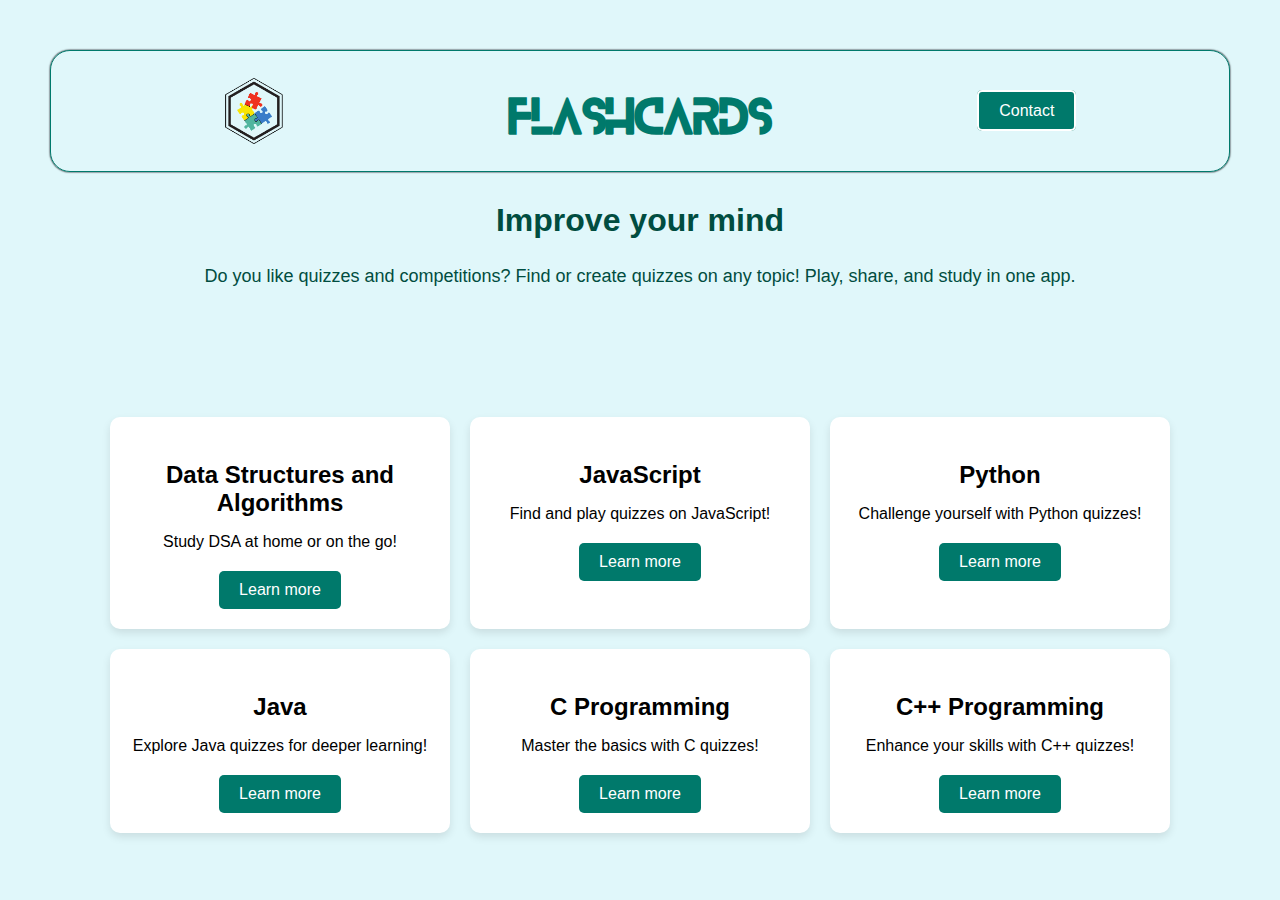
<file: index.html>
<!DOCTYPE html>
<html lang="en">
<head>
    <meta charset="UTF-8">
    <meta name="viewport" content="width=device-width, initial-scale=1.0">
    <title>FlashCards</title>
    <link rel="stylesheet" href="styles.css">
</head>
<body>
    <header>
        <div class="navbar">
            <div class="logo"><img height="100px" src="Logo.png" alt="not found"></div>
            <div></div>
            <div><h1>FlashCards</h1></div>
            <div></div>
            <div><a href="mailto:methosedge@gmail.com?subject=&cc=&bcc="class="Contact">Contact</a></div>
        </div>
        <div class="hero-section">
            <h2>Improve your mind</h2>
            <p>Do you like quizzes and competitions? Find or create quizzes on any topic! Play, share, and study in one app.</p>
        </div>
    </header>

    <section class="subject-section">
        <div class="subject-card">
            <h3>Data Structures and Algorithms</h3>
            <p>Study DSA at home or on the go!</p>
            <a href="dsa.html" class="learn-more-btn">Learn more</a>
        </div>
        <div class="subject-card">
            <h3>JavaScript</h3>
            <p>Find and play quizzes on JavaScript!</p>
            <a href="javascript.html" class="learn-more-btn">Learn more</a>
        </div>
        <div class="subject-card">
            <h3>Python</h3>
            <p>Challenge yourself with Python quizzes!</p>
            <a href="python.html" class="learn-more-btn">Learn more</a>
        </div>
        <div class="subject-card">
            <h3>Java</h3>
            <p>Explore Java quizzes for deeper learning!</p>
            <a href="java.html" class="learn-more-btn">Learn more</a>
        </div>
        <div class="subject-card">
            <h3>C Programming</h3>
            <p>Master the basics with C quizzes!</p>
            <a href="c.html" class="learn-more-btn">Learn more</a>
        </div>
        <div class="subject-card">
            <h3>C++ Programming</h3>
            <p>Enhance your skills with C++ quizzes!</p>
            <a href="c++.html" class="learn-more-btn">Learn more</a>
        </div>
    </section>

    <script src="main.js"></script>
</body>
</html>
</file>
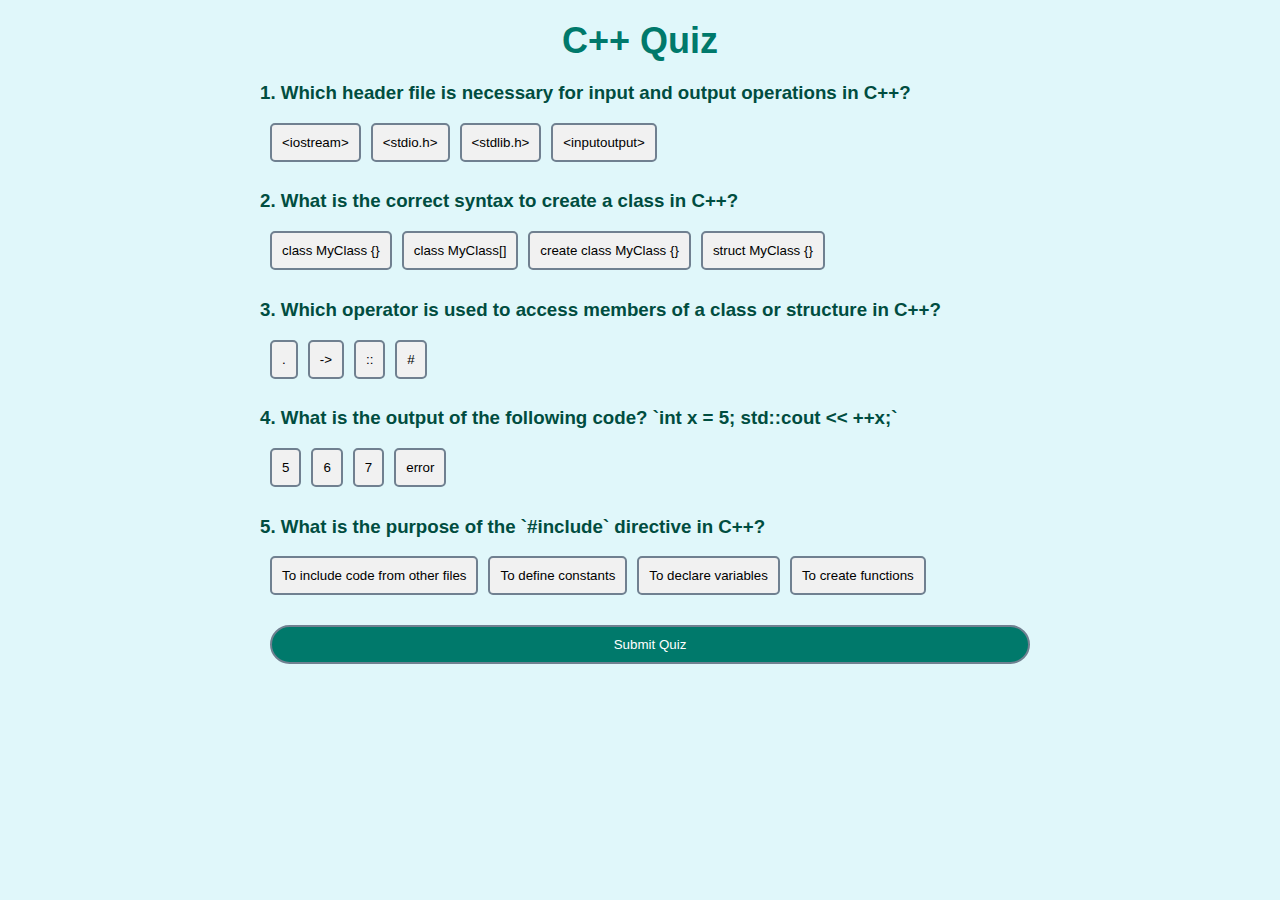
<file: c++-quiz.html>
<!DOCTYPE html>
<html lang="en">
<head>
    <meta charset="UTF-8">
    <meta name="viewport" content="width=device-width, initial-scale=1.0">
    <title>C++ Quiz</title>
    <link rel="stylesheet" href="pre.css">
</head>
<body>
       <div class="quiz-container">
        <header>
            <h1>C++ Quiz</h1>
        </header>
        <div id="quiz">
        </div>
        <button id="submit">Submit Quiz</button>
        <div id="result"></div>
        <button id="home" type="button" onclick="location.href='index.html'">Home</button>
    </div>

    <script src="c++.js"></script>
</body>
</html>
</file>
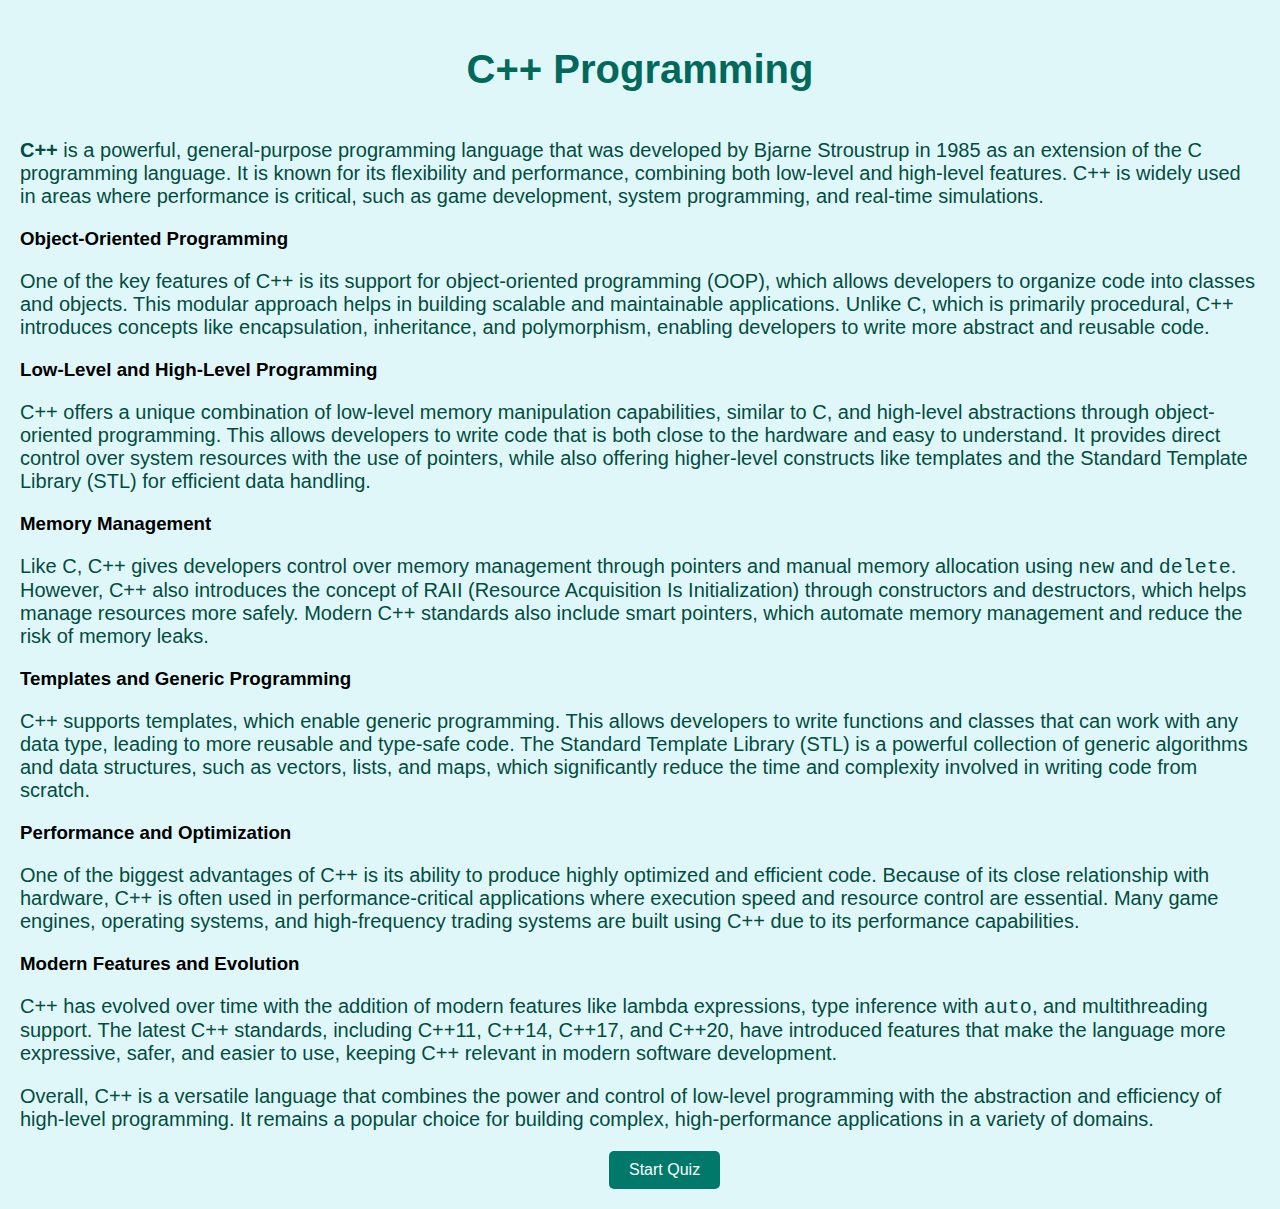
<file: c++.html>
<!DOCTYPE html>
<html lang="en">
<head>
    <meta charset="UTF-8">
    <meta name="viewport" content="width=device-width, initial-scale=1.0">
    <title>Cpp</title>
    <link rel="stylesheet" href="detail.css">
</head>
<body>
    <div class="container">
       <div class="Heading"><h1>C++ Programming</h1></div>
        <div class="content">
            <p><strong>C++</strong> is a powerful, general-purpose programming language that was developed by Bjarne Stroustrup in 1985 as an extension of the C programming language. It is known for its flexibility and performance, combining both low-level and high-level features. C++ is widely used in areas where performance is critical, such as game development, system programming, and real-time simulations.</p>

            <h3>Object-Oriented Programming</h3>
            
            <p>One of the key features of C++ is its support for object-oriented programming (OOP), which allows developers to organize code into classes and objects. This modular approach helps in building scalable and maintainable applications. Unlike C, which is primarily procedural, C++ introduces concepts like encapsulation, inheritance, and polymorphism, enabling developers to write more abstract and reusable code.</p>
            
            <h3>Low-Level and High-Level Programming</h3>
            
            <p>C++ offers a unique combination of low-level memory manipulation capabilities, similar to C, and high-level abstractions through object-oriented programming. This allows developers to write code that is both close to the hardware and easy to understand. It provides direct control over system resources with the use of pointers, while also offering higher-level constructs like templates and the Standard Template Library (STL) for efficient data handling.</p>
            
            <h3>Memory Management</h3>
            
            <p>Like C, C++ gives developers control over memory management through pointers and manual memory allocation using <code>new</code> and <code>delete</code>. However, C++ also introduces the concept of RAII (Resource Acquisition Is Initialization) through constructors and destructors, which helps manage resources more safely. Modern C++ standards also include smart pointers, which automate memory management and reduce the risk of memory leaks.</p>
            
            <h3>Templates and Generic Programming</h3>
            
            <p>C++ supports templates, which enable generic programming. This allows developers to write functions and classes that can work with any data type, leading to more reusable and type-safe code. The Standard Template Library (STL) is a powerful collection of generic algorithms and data structures, such as vectors, lists, and maps, which significantly reduce the time and complexity involved in writing code from scratch.</p>
            
            <h3>Performance and Optimization</h3>
            
            <p>One of the biggest advantages of C++ is its ability to produce highly optimized and efficient code. Because of its close relationship with hardware, C++ is often used in performance-critical applications where execution speed and resource control are essential. Many game engines, operating systems, and high-frequency trading systems are built using C++ due to its performance capabilities.</p>
            
            <h3>Modern Features and Evolution</h3>
            
            <p>C++ has evolved over time with the addition of modern features like lambda expressions, type inference with <code>auto</code>, and multithreading support. The latest C++ standards, including C++11, C++14, C++17, and C++20, have introduced features that make the language more expressive, safer, and easier to use, keeping C++ relevant in modern software development.</p>
            
            <p>Overall, C++ is a versatile language that combines the power and control of low-level programming with the abstraction and efficiency of high-level programming. It remains a popular choice for building complex, high-performance applications in a variety of domains.</p>
            
        </div>
    
        <div>
        <a href="c++-quiz.html" class="Start">Start Quiz</a>
        </div>
    </div>
</body>
</html>
</file>
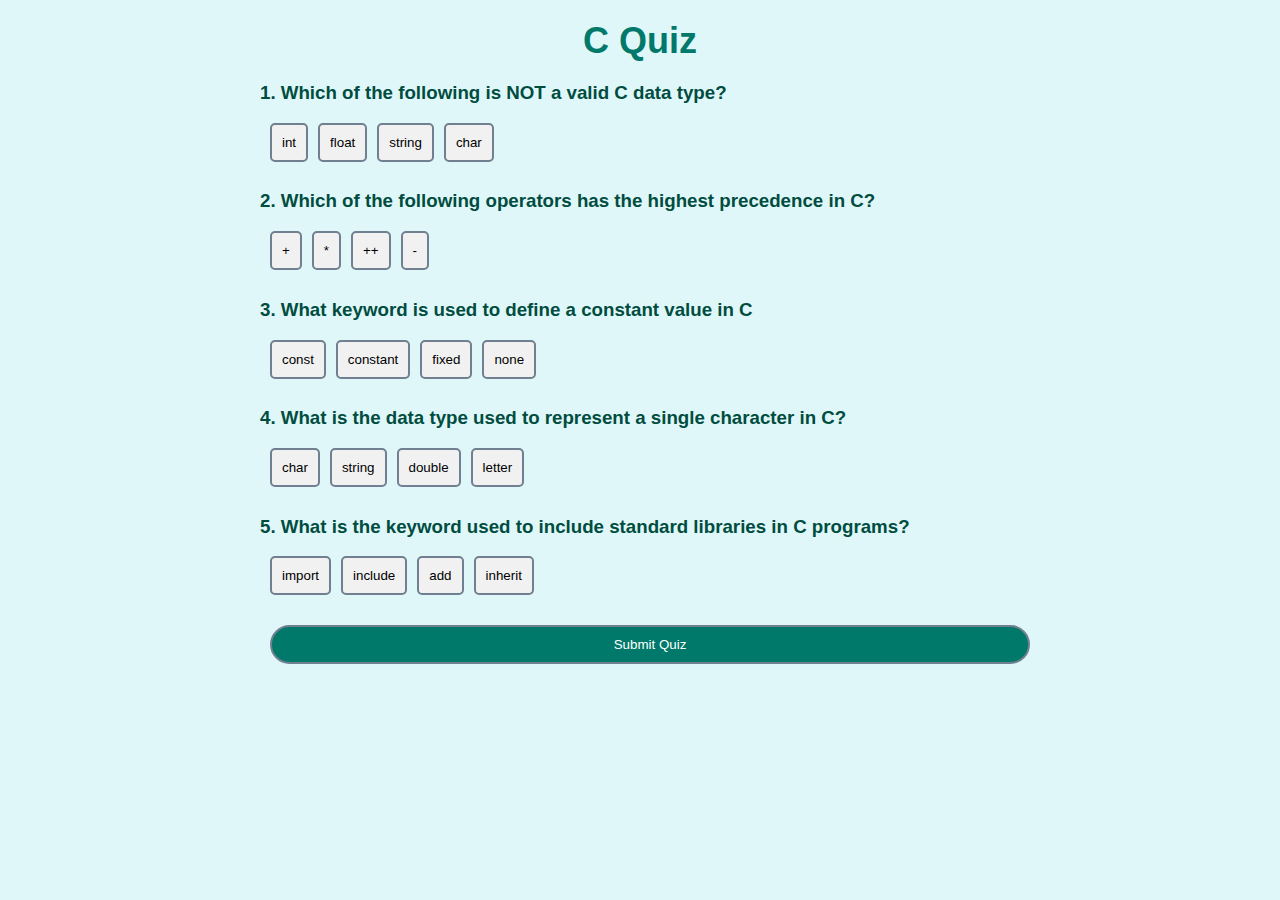
<file: c-quiz.html>
<!DOCTYPE html>
<html lang="en">
<head>
    <meta charset="UTF-8">
    <meta name="viewport" content="width=device-width, initial-scale=1.0">
    <title>C Quiz</title>
    <link rel="stylesheet" href="pre.css">
</head>
<body>
       <div class="quiz-container">
        <header>
            <h1>C Quiz</h1>
        </header>
        <div id="quiz">
        </div>
        <button id="submit">Submit Quiz</button>
        <div id="result"></div>
        <button id="home" type="button" onclick="location.href='index.html'">Home</button>
    </div>

    <script src="c.js"></script>
</body>
</html>
</file>
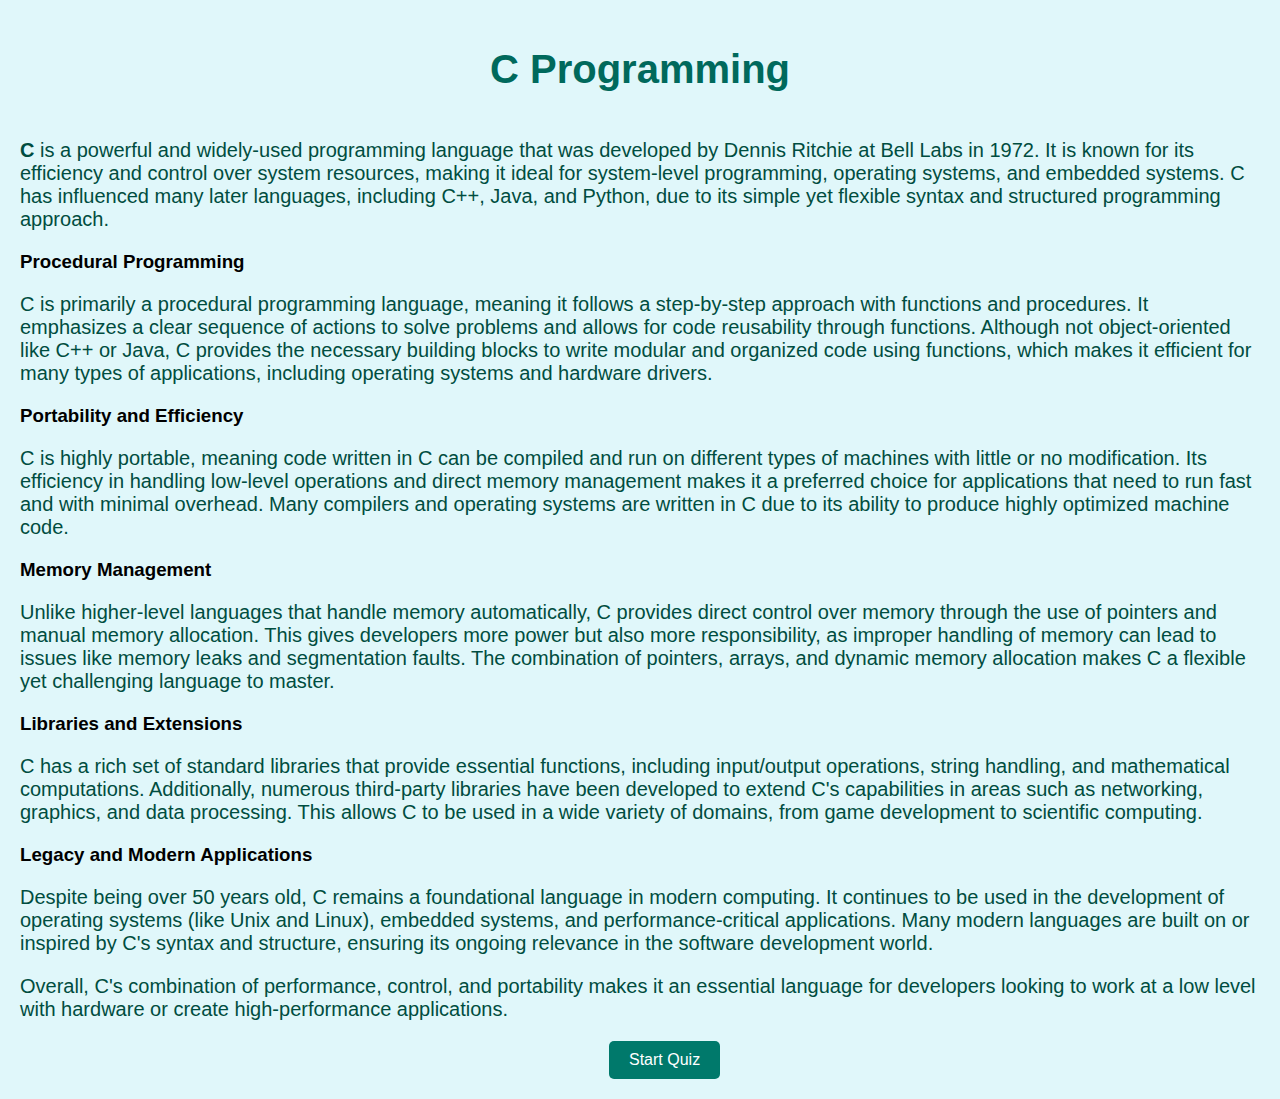
<file: c.html>
<!DOCTYPE html>
<html lang="en">
<head>
    <meta charset="UTF-8">
    <meta name="viewport" content="width=device-width, initial-scale=1.0">
    <title>C programming</title>
    <link rel="stylesheet" href="detail.css">
</head>
<body>
    <div class="container">
       <div class="Heading"><h1>C Programming</h1></div>
        <div class="content">
            <p><strong>C</strong> is a powerful and widely-used programming language that was developed by Dennis Ritchie at Bell Labs in 1972. It is known for its efficiency and control over system resources, making it ideal for system-level programming, operating systems, and embedded systems. C has influenced many later languages, including C++, Java, and Python, due to its simple yet flexible syntax and structured programming approach.</p>

            <h3>Procedural Programming</h3>
            
            <p>C is primarily a procedural programming language, meaning it follows a step-by-step approach with functions and procedures. It emphasizes a clear sequence of actions to solve problems and allows for code reusability through functions. Although not object-oriented like C++ or Java, C provides the necessary building blocks to write modular and organized code using functions, which makes it efficient for many types of applications, including operating systems and hardware drivers.</p>
            
            <h3>Portability and Efficiency</h3>
            
            <p>C is highly portable, meaning code written in C can be compiled and run on different types of machines with little or no modification. Its efficiency in handling low-level operations and direct memory management makes it a preferred choice for applications that need to run fast and with minimal overhead. Many compilers and operating systems are written in C due to its ability to produce highly optimized machine code.</p>
            
            <h3>Memory Management</h3>
            
            <p>Unlike higher-level languages that handle memory automatically, C provides direct control over memory through the use of pointers and manual memory allocation. This gives developers more power but also more responsibility, as improper handling of memory can lead to issues like memory leaks and segmentation faults. The combination of pointers, arrays, and dynamic memory allocation makes C a flexible yet challenging language to master.</p>
            
            <h3>Libraries and Extensions</h3>
            
            <p>C has a rich set of standard libraries that provide essential functions, including input/output operations, string handling, and mathematical computations. Additionally, numerous third-party libraries have been developed to extend C's capabilities in areas such as networking, graphics, and data processing. This allows C to be used in a wide variety of domains, from game development to scientific computing.</p>
            
            <h3>Legacy and Modern Applications</h3>
            
            <p>Despite being over 50 years old, C remains a foundational language in modern computing. It continues to be used in the development of operating systems (like Unix and Linux), embedded systems, and performance-critical applications. Many modern languages are built on or inspired by C's syntax and structure, ensuring its ongoing relevance in the software development world.</p>
            
            <p>Overall, C's combination of performance, control, and portability makes it an essential language for developers looking to work at a low level with hardware or create high-performance applications.</p>
            
        </div>
    
        <div>
        <a href="c-quiz.html" class="Start">Start Quiz</a>
        </div>
    </div>
</body>
</html>
</file>
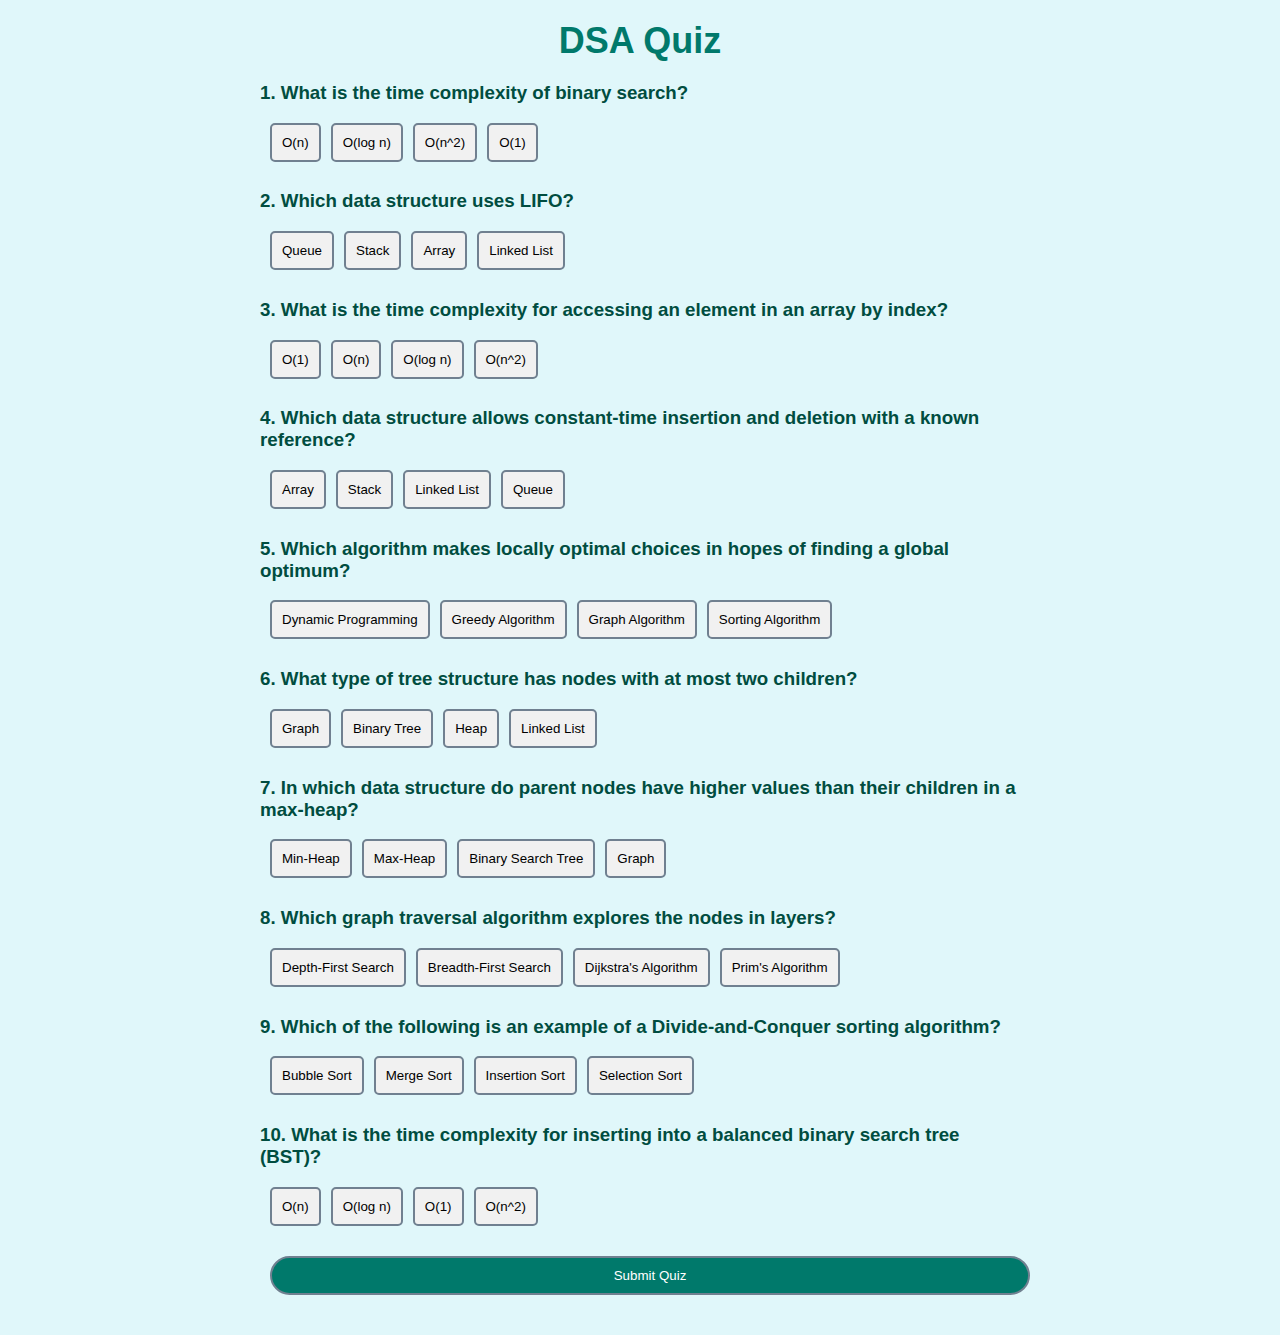
<file: dsa-quiz.html>
<!DOCTYPE html>
<html lang="en">
<head>
    <meta charset="UTF-8">
    <meta name="viewport" content="width=device-width, initial-scale=1.0">
    <title>DSA Quiz</title>
    <link rel="stylesheet" href="pre.css">
</head>
<body>
       <div class="quiz-container">
        <header>
            <h1>DSA Quiz</h1>
        </header>
        <div id="quiz">
        </div>
        <button id="submit">Submit Quiz</button>
        <div id="result"></div>
        <button id="home" type="button" onclick="location.href='index.html'">Home</button>
    </div>

    <script src="dsa.js"></script>
</body>
</html>
</file>
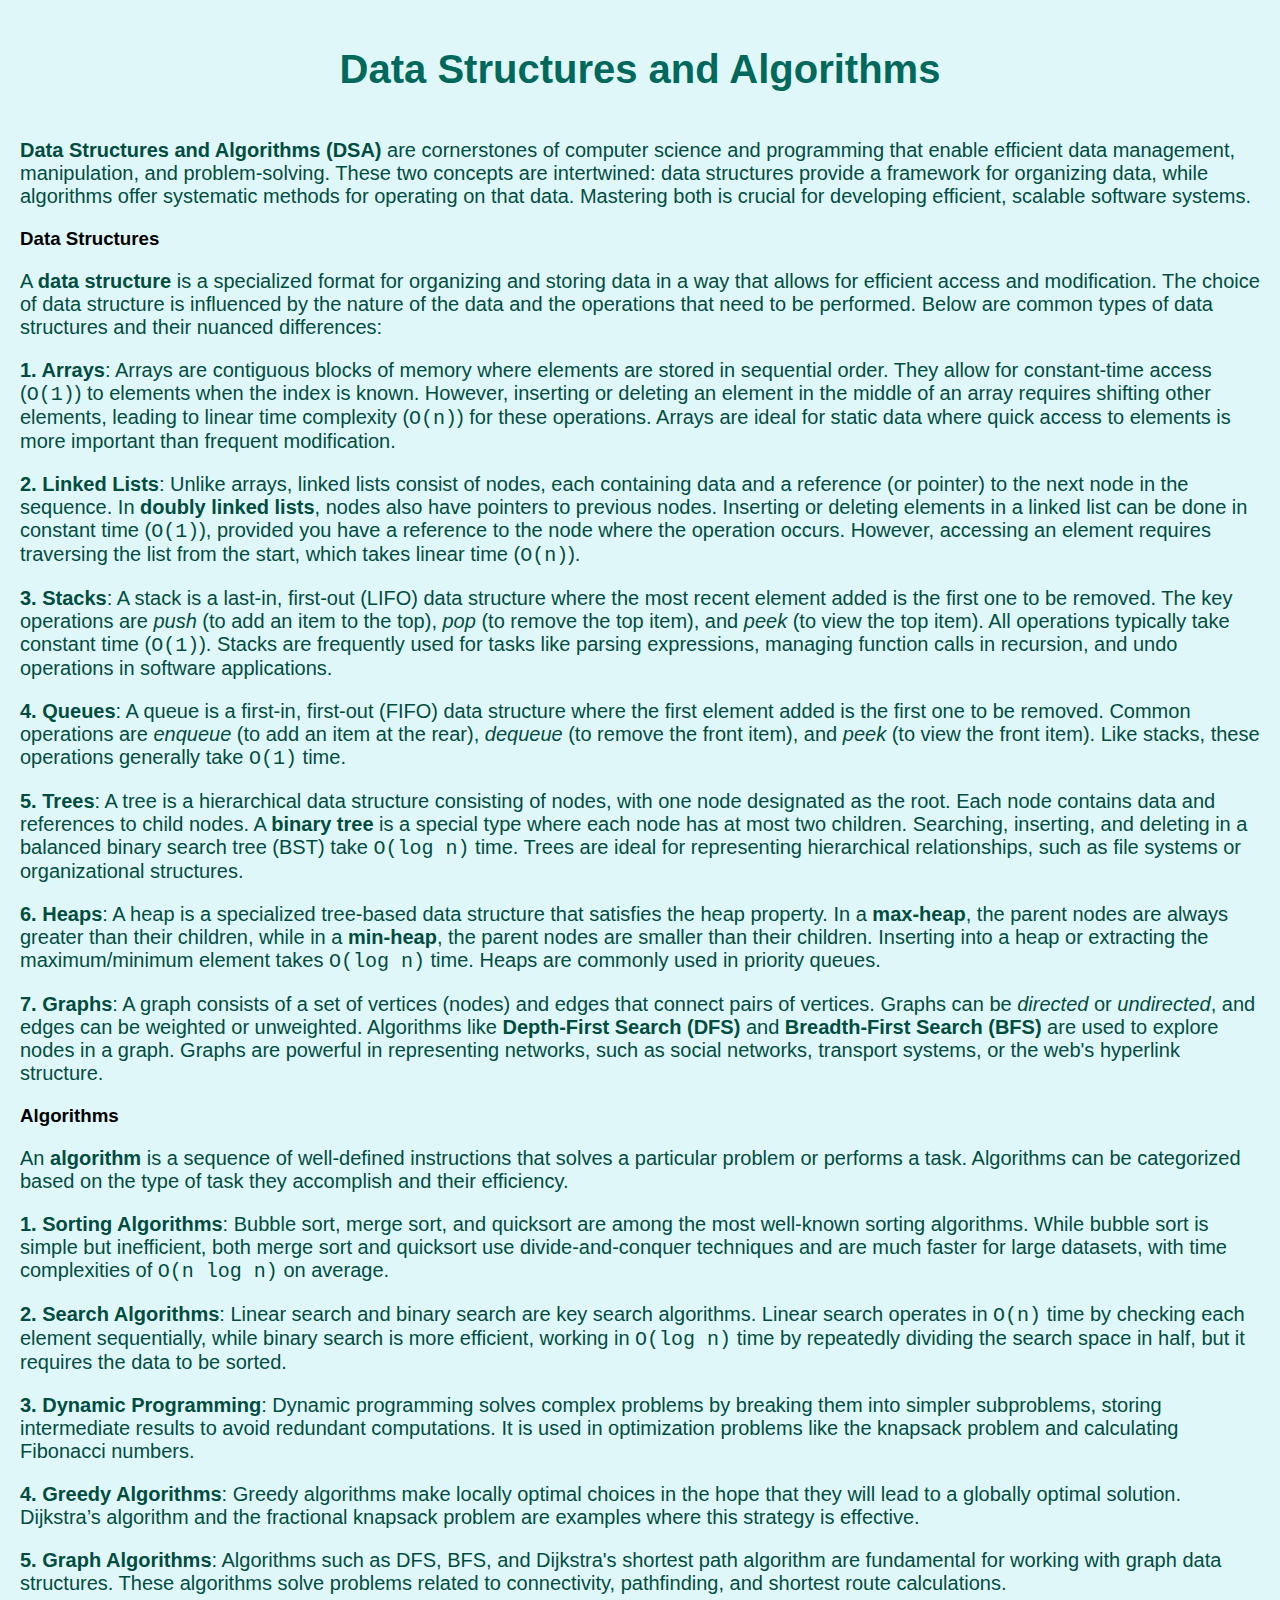
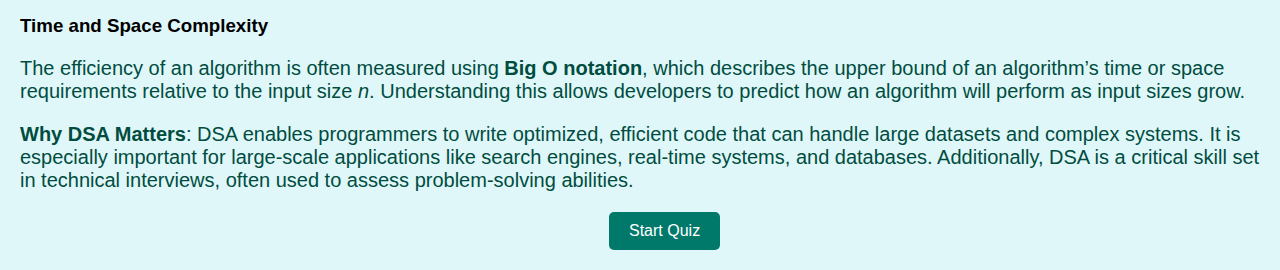
<file: dsa.html>
<!DOCTYPE html>
<html lang="en">
<head>
    <meta charset="UTF-8">
    <meta name="viewport" content="width=device-width, initial-scale=1.0">
    <title>DSA</title>
    <link rel="stylesheet" href="detail.css">
</head>
<body>
    <div class="container">
       <div class="Heading"><h1>Data Structures and Algorithms</h1></div>
        <div class="content">

            <p><strong>Data Structures and Algorithms (DSA)</strong> are cornerstones of computer science and programming that enable efficient data management, manipulation, and problem-solving. These two concepts are intertwined: data structures provide a framework for organizing data, while algorithms offer systematic methods for operating on that data. Mastering both is crucial for developing efficient, scalable software systems.</p>
        
            <h3>Data Structures</h3>
        
            <p>A <strong>data structure</strong> is a specialized format for organizing and storing data in a way that allows for efficient access and modification. The choice of data structure is influenced by the nature of the data and the operations that need to be performed. Below are common types of data structures and their nuanced differences:</p>
        
            <p><strong>1. Arrays</strong>: Arrays are contiguous blocks of memory where elements are stored in sequential order. They allow for constant-time access (<code>O(1)</code>) to elements when the index is known. However, inserting or deleting an element in the middle of an array requires shifting other elements, leading to linear time complexity (<code>O(n)</code>) for these operations. Arrays are ideal for static data where quick access to elements is more important than frequent modification.</p>
        
            <p><strong>2. Linked Lists</strong>: Unlike arrays, linked lists consist of nodes, each containing data and a reference (or pointer) to the next node in the sequence. In <strong>doubly linked lists</strong>, nodes also have pointers to previous nodes. Inserting or deleting elements in a linked list can be done in constant time (<code>O(1)</code>), provided you have a reference to the node where the operation occurs. However, accessing an element requires traversing the list from the start, which takes linear time (<code>O(n)</code>).</p>
        
            <p><strong>3. Stacks</strong>: A stack is a last-in, first-out (LIFO) data structure where the most recent element added is the first one to be removed. The key operations are <em>push</em> (to add an item to the top), <em>pop</em> (to remove the top item), and <em>peek</em> (to view the top item). All operations typically take constant time (<code>O(1)</code>). Stacks are frequently used for tasks like parsing expressions, managing function calls in recursion, and undo operations in software applications.</p>
        
            <p><strong>4. Queues</strong>: A queue is a first-in, first-out (FIFO) data structure where the first element added is the first one to be removed. Common operations are <em>enqueue</em> (to add an item at the rear), <em>dequeue</em> (to remove the front item), and <em>peek</em> (to view the front item). Like stacks, these operations generally take <code>O(1)</code> time.</p>
        
            <p><strong>5. Trees</strong>: A tree is a hierarchical data structure consisting of nodes, with one node designated as the root. Each node contains data and references to child nodes. A <strong>binary tree</strong> is a special type where each node has at most two children. Searching, inserting, and deleting in a balanced binary search tree (BST) take <code>O(log n)</code> time. Trees are ideal for representing hierarchical relationships, such as file systems or organizational structures.</p>
        
            <p><strong>6. Heaps</strong>: A heap is a specialized tree-based data structure that satisfies the heap property. In a <strong>max-heap</strong>, the parent nodes are always greater than their children, while in a <strong>min-heap</strong>, the parent nodes are smaller than their children. Inserting into a heap or extracting the maximum/minimum element takes <code>O(log n)</code> time. Heaps are commonly used in priority queues.</p>
        
            <p><strong>7. Graphs</strong>: A graph consists of a set of vertices (nodes) and edges that connect pairs of vertices. Graphs can be <em>directed</em> or <em>undirected</em>, and edges can be weighted or unweighted. Algorithms like <strong>Depth-First Search (DFS)</strong> and <strong>Breadth-First Search (BFS)</strong> are used to explore nodes in a graph. Graphs are powerful in representing networks, such as social networks, transport systems, or the web's hyperlink structure.</p>
        
            <h3>Algorithms</h3>
        
            <p>An <strong>algorithm</strong> is a sequence of well-defined instructions that solves a particular problem or performs a task. Algorithms can be categorized based on the type of task they accomplish and their efficiency.</p>
        
            <p><strong>1. Sorting Algorithms</strong>: Bubble sort, merge sort, and quicksort are among the most well-known sorting algorithms. While bubble sort is simple but inefficient, both merge sort and quicksort use divide-and-conquer techniques and are much faster for large datasets, with time complexities of <code>O(n log n)</code> on average.</p>
        
            <p><strong>2. Search Algorithms</strong>: Linear search and binary search are key search algorithms. Linear search operates in <code>O(n)</code> time by checking each element sequentially, while binary search is more efficient, working in <code>O(log n)</code> time by repeatedly dividing the search space in half, but it requires the data to be sorted.</p>
        
            <p><strong>3. Dynamic Programming</strong>: Dynamic programming solves complex problems by breaking them into simpler subproblems, storing intermediate results to avoid redundant computations. It is used in optimization problems like the knapsack problem and calculating Fibonacci numbers.</p>
        
            <p><strong>4. Greedy Algorithms</strong>: Greedy algorithms make locally optimal choices in the hope that they will lead to a globally optimal solution. Dijkstra’s algorithm and the fractional knapsack problem are examples where this strategy is effective.</p>
        
            <p><strong>5. Graph Algorithms</strong>: Algorithms such as DFS, BFS, and Dijkstra's shortest path algorithm are fundamental for working with graph data structures. These algorithms solve problems related to connectivity, pathfinding, and shortest route calculations.</p>
        
            <h3>Time and Space Complexity</h3>
        
            <p>The efficiency of an algorithm is often measured using <strong>Big O notation</strong>, which describes the upper bound of an algorithm’s time or space requirements relative to the input size <em>n</em>. Understanding this allows developers to predict how an algorithm will perform as input sizes grow.</p>
        
            <p><strong>Why DSA Matters</strong>: DSA enables programmers to write optimized, efficient code that can handle large datasets and complex systems. It is especially important for large-scale applications like search engines, real-time systems, and databases. Additionally, DSA is a critical skill set in technical interviews, often used to assess problem-solving abilities.</p>
        
        </div>
        <div>
        <a href="dsa-quiz.html" class="Start">Start Quiz</a>
        </div>
    </div>
</body>
</html>
</file>
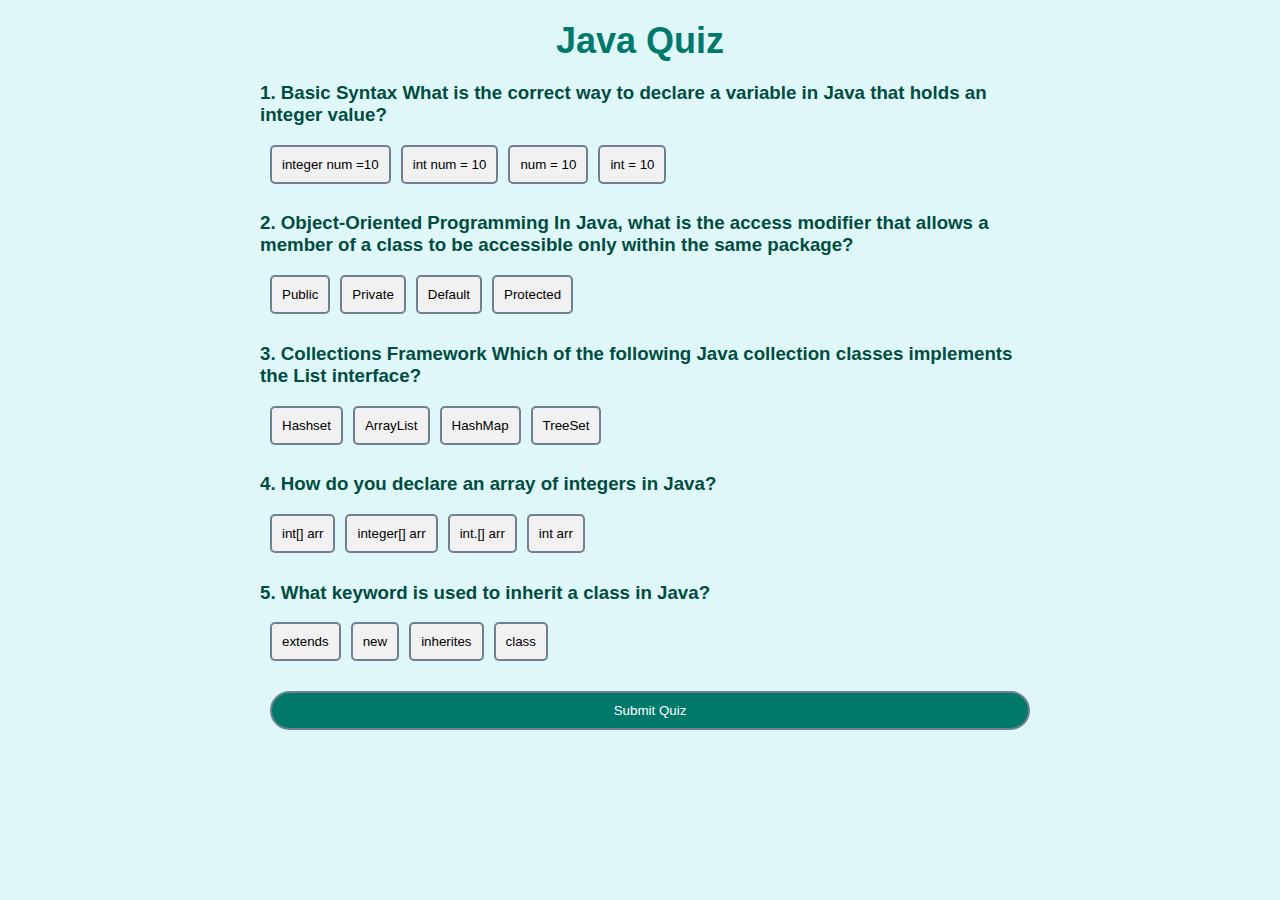
<file: java-quiz.html>
<!DOCTYPE html>
<html lang="en">
<head>
    <meta charset="UTF-8">
    <meta name="viewport" content="width=device-width, initial-scale=1.0">
    <title>Java Quiz</title>
    <link rel="stylesheet" href="pre.css">
</head>
<body>
       <div class="quiz-container">
        <header>
            <h1>Java Quiz</h1>
        </header>
        <div id="quiz">
        </div>
        <button id="submit">Submit Quiz</button>
        <div id="result"></div>
        <button id="home" type="button" onclick="location.href='index.html'">Home</button>
    </div>

    <script src="java.js"></script>
</body>
</html>
</file>
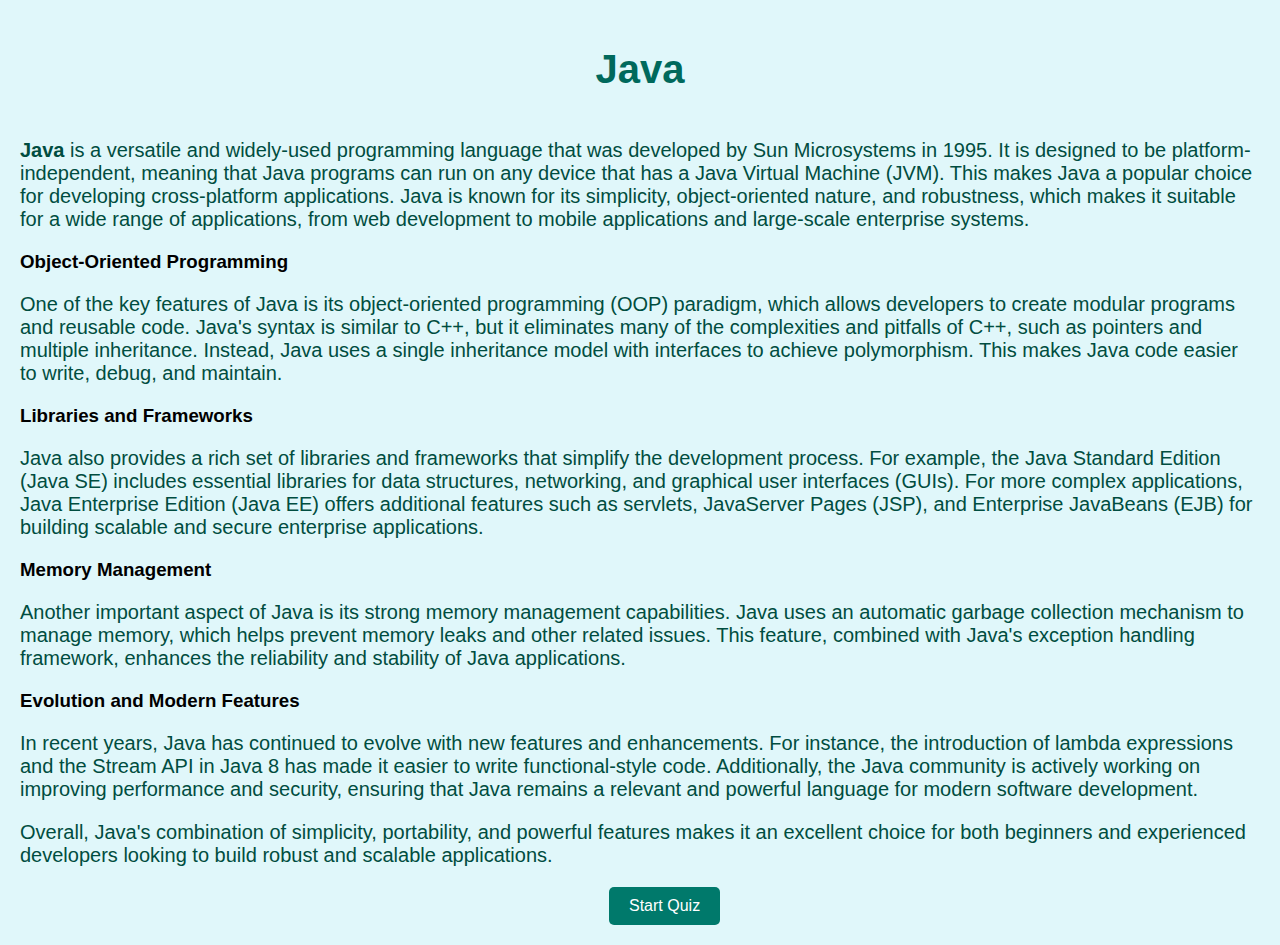
<file: java.html>
<!DOCTYPE html>
<html lang="en">
<head>
    <meta charset="UTF-8">
    <meta name="viewport" content="width=device-width, initial-scale=1.0">
    <title>Java</title>
    <link rel="stylesheet" href="detail.css">
</head>
<body>
    <div class="container">
       <div class="Heading"><h1>Java</h1></div>
        <div class="content">

        <p><strong>Java</strong> is a versatile and widely-used programming language that was developed by Sun Microsystems in 1995. It is designed to be platform-independent, meaning that Java programs can run on any device that has a Java Virtual Machine (JVM). This makes Java a popular choice for developing cross-platform applications. Java is known for its simplicity, object-oriented nature, and robustness, which makes it suitable for a wide range of applications, from web development to mobile applications and large-scale enterprise systems.</p>
    
        <h3>Object-Oriented Programming</h3>
    
        <p>One of the key features of Java is its object-oriented programming (OOP) paradigm, which allows developers to create modular programs and reusable code. Java's syntax is similar to C++, but it eliminates many of the complexities and pitfalls of C++, such as pointers and multiple inheritance. Instead, Java uses a single inheritance model with interfaces to achieve polymorphism. This makes Java code easier to write, debug, and maintain.</p>
    
        <h3>Libraries and Frameworks</h3>
    
        <p>Java also provides a rich set of libraries and frameworks that simplify the development process. For example, the Java Standard Edition (Java SE) includes essential libraries for data structures, networking, and graphical user interfaces (GUIs). For more complex applications, Java Enterprise Edition (Java EE) offers additional features such as servlets, JavaServer Pages (JSP), and Enterprise JavaBeans (EJB) for building scalable and secure enterprise applications.</p>
    
        <h3>Memory Management</h3>
    
        <p>Another important aspect of Java is its strong memory management capabilities. Java uses an automatic garbage collection mechanism to manage memory, which helps prevent memory leaks and other related issues. This feature, combined with Java's exception handling framework, enhances the reliability and stability of Java applications.</p>
    
        <h3>Evolution and Modern Features</h3>
    
        <p>In recent years, Java has continued to evolve with new features and enhancements. For instance, the introduction of lambda expressions and the Stream API in Java 8 has made it easier to write functional-style code. Additionally, the Java community is actively working on improving performance and security, ensuring that Java remains a relevant and powerful language for modern software development.</p>
    
        <p>Overall, Java's combination of simplicity, portability, and powerful features makes it an excellent choice for both beginners and experienced developers looking to build robust and scalable applications.</p>
    
        </div>
    
        <div>
        <a href="java-quiz.html" class="Start">Start Quiz</a>
        </div>
    </div>
</body>
</html>
</file>
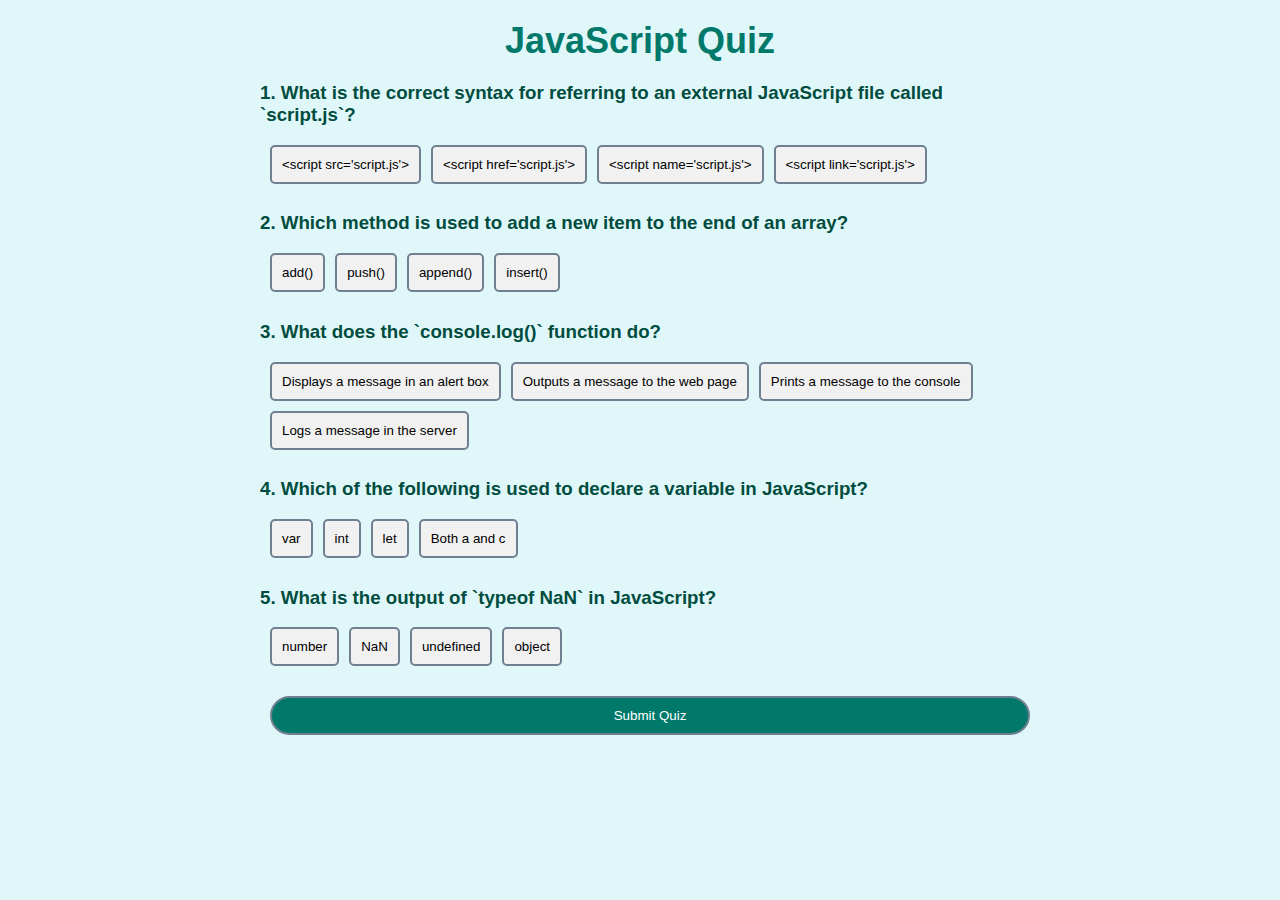
<file: javascript-quiz.html>
<!DOCTYPE html>
<html lang="en">
<head>
    <meta charset="UTF-8">
    <meta name="viewport" content="width=device-width, initial-scale=1.0">
    <title>JS Quiz</title>
    <link rel="stylesheet" href="pre.css">
</head>
<body>
       <div class="quiz-container">
        <header>
            <h1>JavaScript Quiz</h1>
        </header>
        <div id="quiz">
        </div>
        <button id="submit">Submit Quiz</button>
        <div id="result"></div>
        <button id="home" type="button" onclick="location.href='index.html'">Home</button>
    </div>

    <script src="javascript.js"></script>
</body>
</html>
</file>
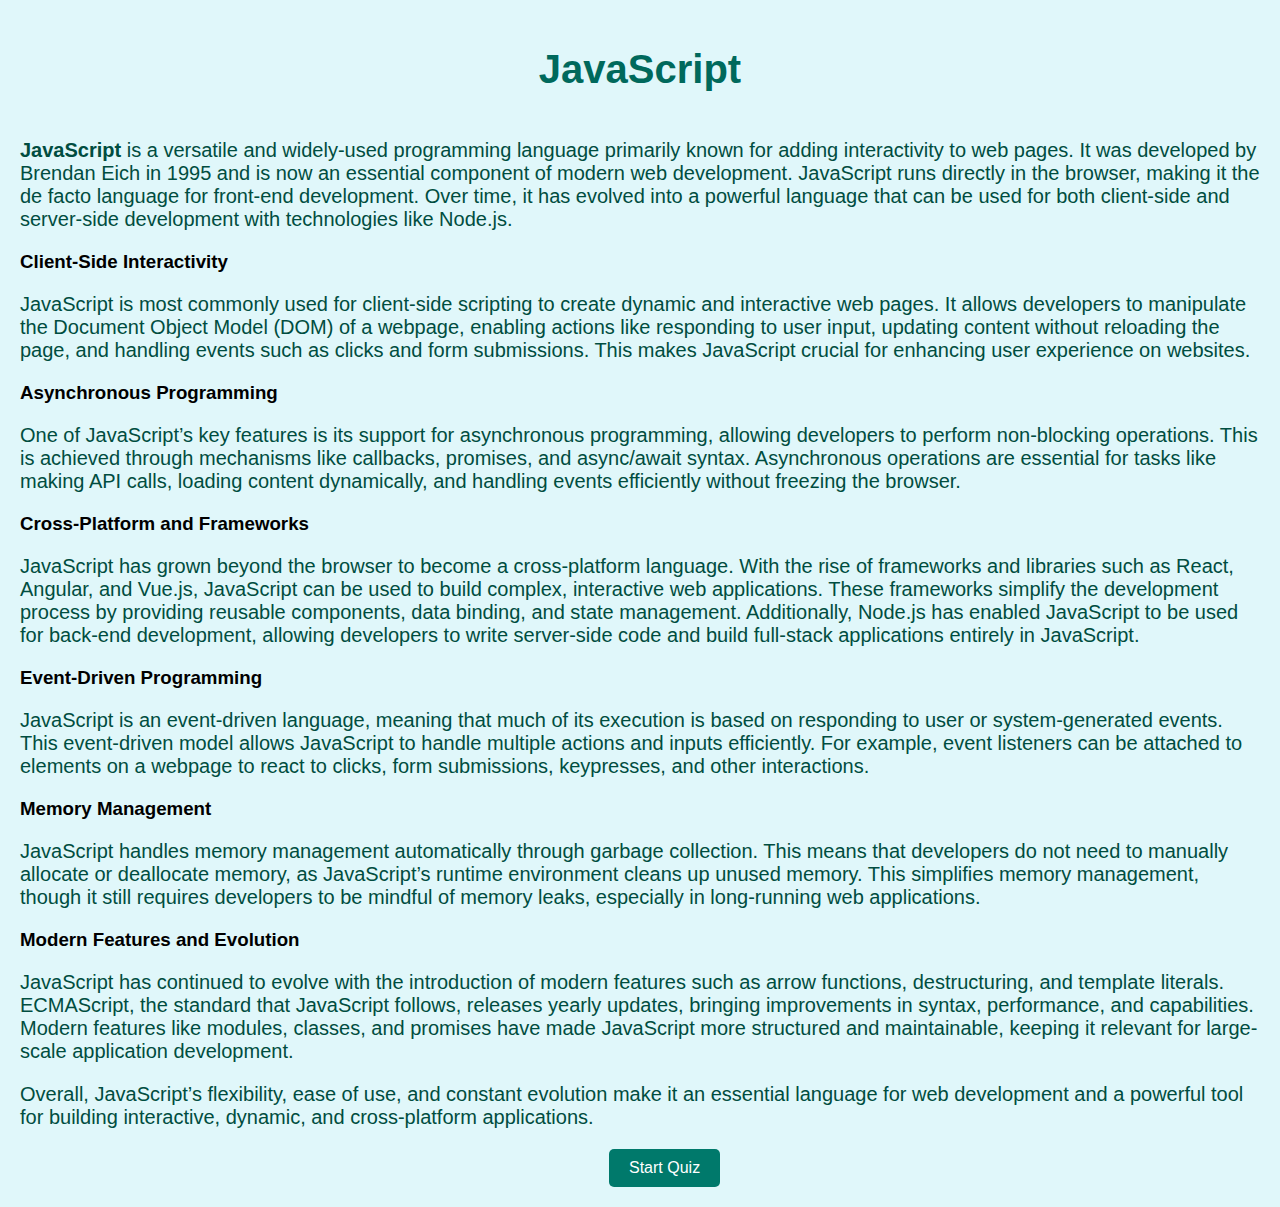
<file: javascript.html>
<!DOCTYPE html>
<html lang="en">
<head>
    <meta charset="UTF-8">
    <meta name="viewport" content="width=device-width, initial-scale=1.0">
    <title>JS</title>
    <link rel="stylesheet" href="detail.css">
</head>
<body>
    <div class="container">
       <div class="Heading"><h1>JavaScript</h1></div>
        <div class="content">
            <p><strong>JavaScript</strong> is a versatile and widely-used programming language primarily known for adding interactivity to web pages. It was developed by Brendan Eich in 1995 and is now an essential component of modern web development. JavaScript runs directly in the browser, making it the de facto language for front-end development. Over time, it has evolved into a powerful language that can be used for both client-side and server-side development with technologies like Node.js.</p>

            <h3>Client-Side Interactivity</h3>
            
            <p>JavaScript is most commonly used for client-side scripting to create dynamic and interactive web pages. It allows developers to manipulate the Document Object Model (DOM) of a webpage, enabling actions like responding to user input, updating content without reloading the page, and handling events such as clicks and form submissions. This makes JavaScript crucial for enhancing user experience on websites.</p>
            
            <h3>Asynchronous Programming</h3>
            
            <p>One of JavaScript’s key features is its support for asynchronous programming, allowing developers to perform non-blocking operations. This is achieved through mechanisms like callbacks, promises, and async/await syntax. Asynchronous operations are essential for tasks like making API calls, loading content dynamically, and handling events efficiently without freezing the browser.</p>
            
            <h3>Cross-Platform and Frameworks</h3>
            
            <p>JavaScript has grown beyond the browser to become a cross-platform language. With the rise of frameworks and libraries such as React, Angular, and Vue.js, JavaScript can be used to build complex, interactive web applications. These frameworks simplify the development process by providing reusable components, data binding, and state management. Additionally, Node.js has enabled JavaScript to be used for back-end development, allowing developers to write server-side code and build full-stack applications entirely in JavaScript.</p>
            
            <h3>Event-Driven Programming</h3>
            
            <p>JavaScript is an event-driven language, meaning that much of its execution is based on responding to user or system-generated events. This event-driven model allows JavaScript to handle multiple actions and inputs efficiently. For example, event listeners can be attached to elements on a webpage to react to clicks, form submissions, keypresses, and other interactions.</p>
            
            <h3>Memory Management</h3>
            
            <p>JavaScript handles memory management automatically through garbage collection. This means that developers do not need to manually allocate or deallocate memory, as JavaScript’s runtime environment cleans up unused memory. This simplifies memory management, though it still requires developers to be mindful of memory leaks, especially in long-running web applications.</p>
            
            <h3>Modern Features and Evolution</h3>
            
            <p>JavaScript has continued to evolve with the introduction of modern features such as arrow functions, destructuring, and template literals. ECMAScript, the standard that JavaScript follows, releases yearly updates, bringing improvements in syntax, performance, and capabilities. Modern features like modules, classes, and promises have made JavaScript more structured and maintainable, keeping it relevant for large-scale application development.</p>
            
            <p>Overall, JavaScript’s flexibility, ease of use, and constant evolution make it an essential language for web development and a powerful tool for building interactive, dynamic, and cross-platform applications.</p>
            
        </div>
    
        <div>
        <a href="javascript-quiz.html" class="Start">Start Quiz</a>
        </div>
    </div>
</body>
</html>
</file>
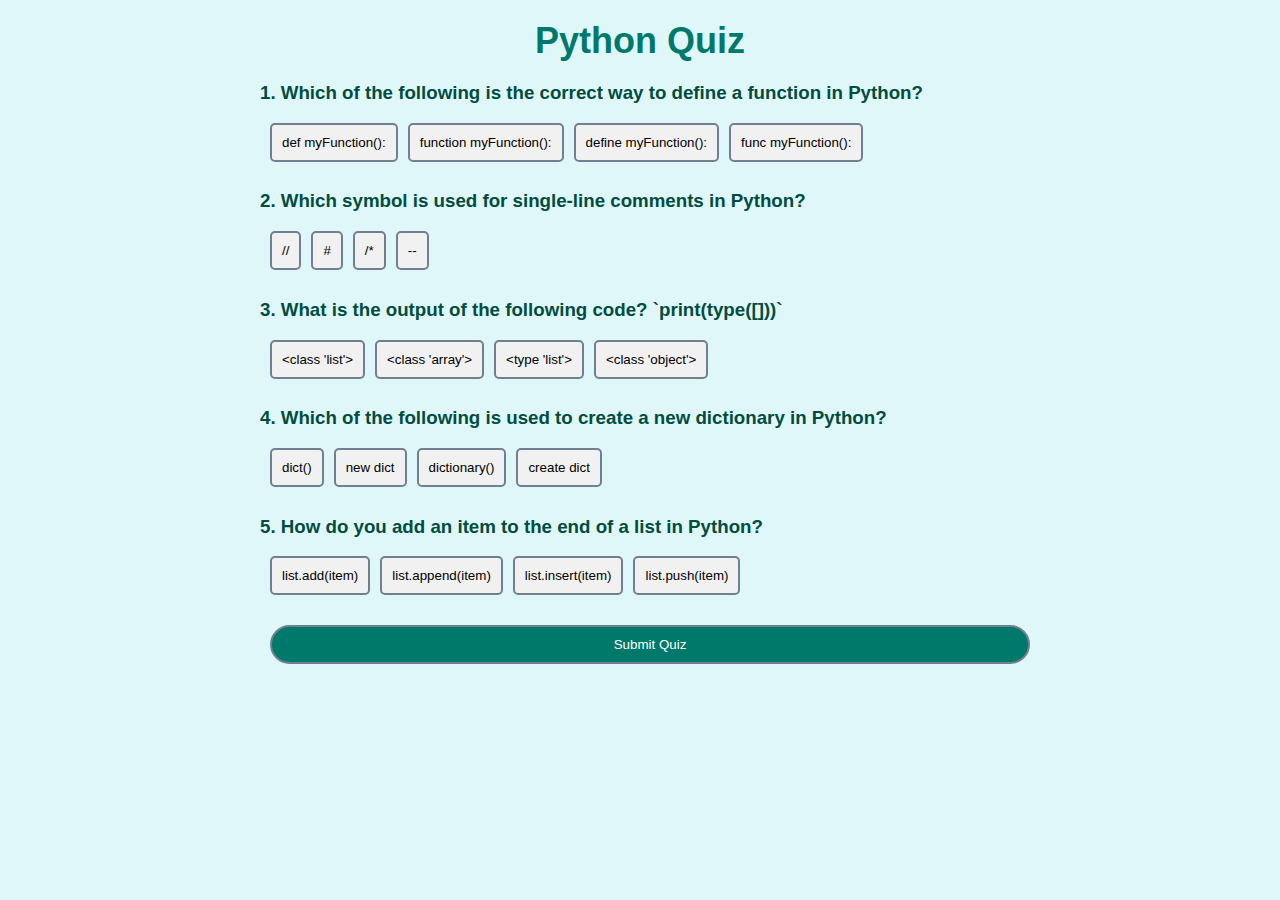
<file: python-quiz.html>
<!DOCTYPE html>
<html lang="en">
<head>
    <meta charset="UTF-8">
    <meta name="viewport" content="width=device-width, initial-scale=1.0">
    <title>Python Quiz</title>
    <link rel="stylesheet" href="pre.css">
</head>
<body>
       <div class="quiz-container">
        <header>
            <h1>Python Quiz</h1>
        </header>
        <div id="quiz">
        </div>
        <button id="submit">Submit Quiz</button>
        <div id="result"></div>
        <button id="home" type="button" onclick="location.href='index.html'">Home</button>
    </div>

    <script src="python.js"></script>
</body>
</html>
</file>
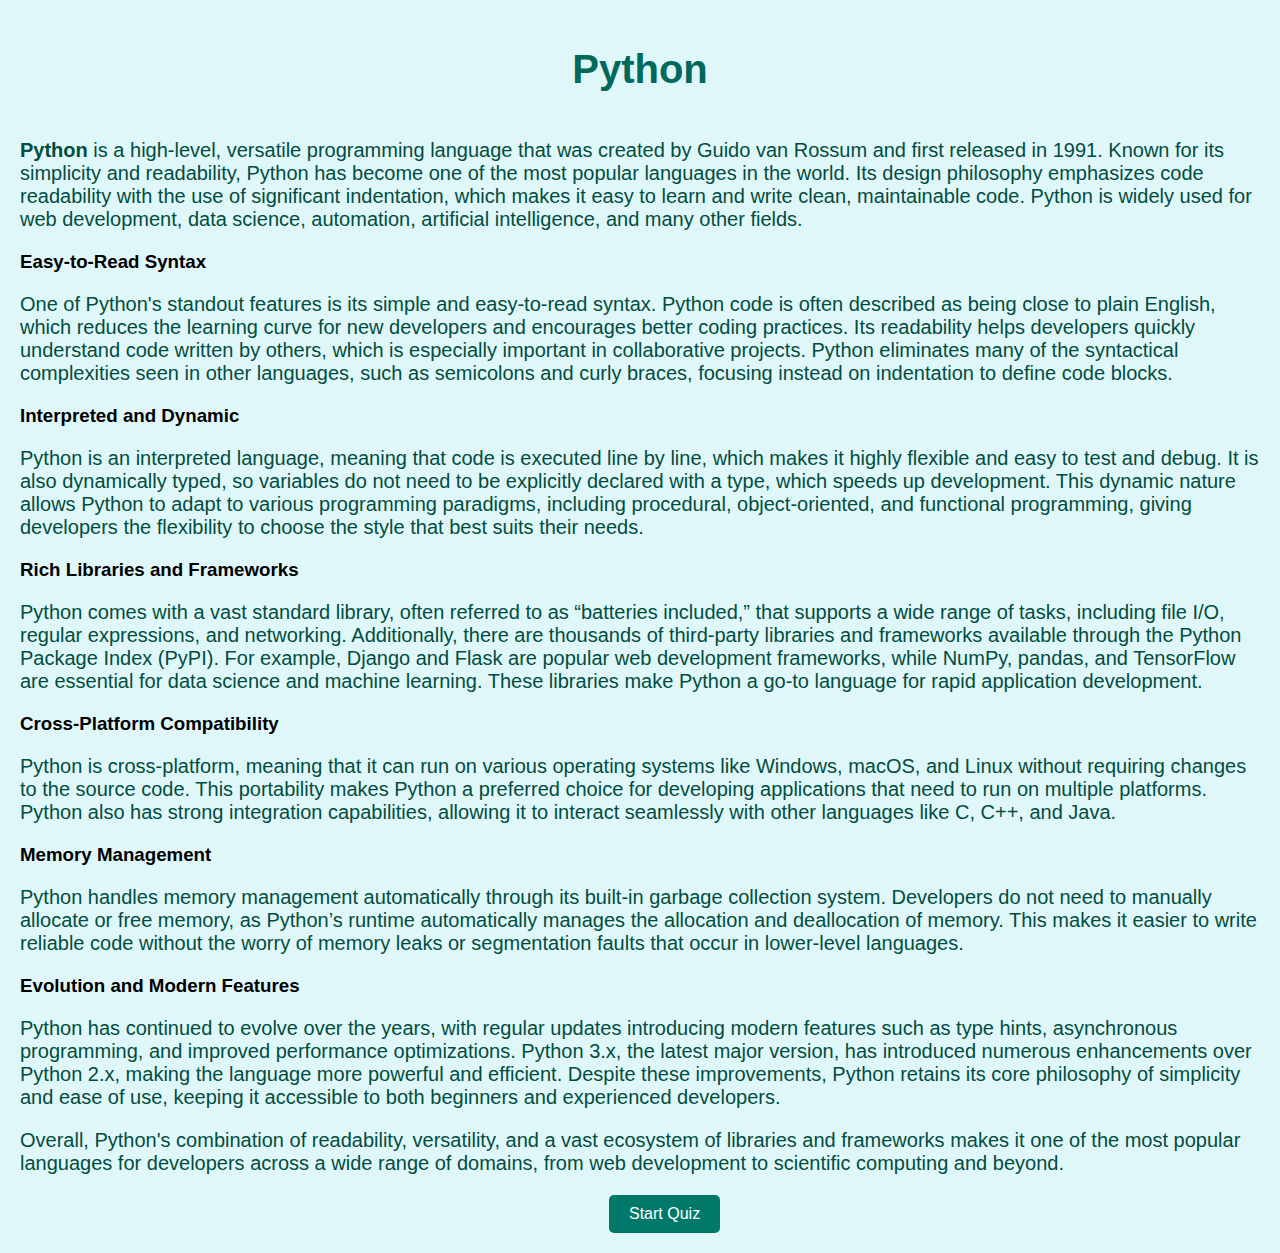
<file: python.html>
<!DOCTYPE html>
<html lang="en">
<head>
    <meta charset="UTF-8">
    <meta name="viewport" content="width=device-width, initial-scale=1.0">
    <title>Python</title>
    <link rel="stylesheet" href="detail.css">
</head>
<body>
    <div class="container">
       <div class="Heading"><h1>Python</h1></div>
        <div class="content">
            <p><strong>Python</strong> is a high-level, versatile programming language that was created by Guido van Rossum and first released in 1991. Known for its simplicity and readability, Python has become one of the most popular languages in the world. Its design philosophy emphasizes code readability with the use of significant indentation, which makes it easy to learn and write clean, maintainable code. Python is widely used for web development, data science, automation, artificial intelligence, and many other fields.</p>

            <h3>Easy-to-Read Syntax</h3>
            
            <p>One of Python's standout features is its simple and easy-to-read syntax. Python code is often described as being close to plain English, which reduces the learning curve for new developers and encourages better coding practices. Its readability helps developers quickly understand code written by others, which is especially important in collaborative projects. Python eliminates many of the syntactical complexities seen in other languages, such as semicolons and curly braces, focusing instead on indentation to define code blocks.</p>
            
            <h3>Interpreted and Dynamic</h3>
            
            <p>Python is an interpreted language, meaning that code is executed line by line, which makes it highly flexible and easy to test and debug. It is also dynamically typed, so variables do not need to be explicitly declared with a type, which speeds up development. This dynamic nature allows Python to adapt to various programming paradigms, including procedural, object-oriented, and functional programming, giving developers the flexibility to choose the style that best suits their needs.</p>
            
            <h3>Rich Libraries and Frameworks</h3>
            
            <p>Python comes with a vast standard library, often referred to as “batteries included,” that supports a wide range of tasks, including file I/O, regular expressions, and networking. Additionally, there are thousands of third-party libraries and frameworks available through the Python Package Index (PyPI). For example, Django and Flask are popular web development frameworks, while NumPy, pandas, and TensorFlow are essential for data science and machine learning. These libraries make Python a go-to language for rapid application development.</p>
            
            <h3>Cross-Platform Compatibility</h3>
            
            <p>Python is cross-platform, meaning that it can run on various operating systems like Windows, macOS, and Linux without requiring changes to the source code. This portability makes Python a preferred choice for developing applications that need to run on multiple platforms. Python also has strong integration capabilities, allowing it to interact seamlessly with other languages like C, C++, and Java.</p>
            
            <h3>Memory Management</h3>
            
            <p>Python handles memory management automatically through its built-in garbage collection system. Developers do not need to manually allocate or free memory, as Python’s runtime automatically manages the allocation and deallocation of memory. This makes it easier to write reliable code without the worry of memory leaks or segmentation faults that occur in lower-level languages.</p>
            
            <h3>Evolution and Modern Features</h3>
            
            <p>Python has continued to evolve over the years, with regular updates introducing modern features such as type hints, asynchronous programming, and improved performance optimizations. Python 3.x, the latest major version, has introduced numerous enhancements over Python 2.x, making the language more powerful and efficient. Despite these improvements, Python retains its core philosophy of simplicity and ease of use, keeping it accessible to both beginners and experienced developers.</p>
            
            <p>Overall, Python's combination of readability, versatility, and a vast ecosystem of libraries and frameworks makes it one of the most popular languages for developers across a wide range of domains, from web development to scientific computing and beyond.</p>
            
        </div>
    
        <div>
        <a href="python-quiz.html" class="Start">Start Quiz</a>
        </div>
    </div>
</body>
</html>
</file>
<file: styles.css>
@font-face {
    font-family: 'Blanka';
    src: url('Blanka-Regular.otf') format('truetype');
}

header h1
{
    margin: 0;
    text-align: center;
    font-size: 45px;
    font-weight: bold;
    color: #00796b;
    font-family: 'Blanka'; 
}

header h2
{
    text-align: center;
    font-size:xx-large;
    font-weight: 700;
    color: #004d40;
    font-family: Arial, Helvetica, sans-serif;

}
.Contact
{
    border: 2px solid ;
    padding: 10px 20px;
    background-color: #00796b;
    color: white;
    border-radius: 5px;
    text-decoration: none;
    text-decoration-color: #e0f7fa ;
}
.Contact:hover
{
    background-color: #004d40;
}

body {
    margin: 0;
    padding: 0;
    font-family: sans-serif;
    background-color: #e0f7fa;
}

header {
    text-align: center;
    padding: 50px;
}

.navbar {
    display: flex ;
    justify-content: space-evenly;
    align-items: center;
    padding: 10px 50px;
    border-radius: 20px; 
    border-width: 1px; 
    border-color: #00796b; 
    border-style: solid;
    box-shadow: 0px 0px 1px #171a1f, 0px 0px 2px #171a1f;
}

.navbar .logo {
image-rendering: auto;
height: 100px;
}

.navbar nav {
    display: flex;
    gap: 20px;
}

.navbar nav a {
    text-decoration: none;
    color: #00796b;
    font-weight: bold;
    padding: 10px 15px;
}

.navbar nav .download-btn {
    border: 2px solid #00796b;
    border-radius: 5px;
    padding: 10px 15px;
}

.hero-section {
    text-align: center;
    margin: 30px 0;
}

.hero-section h1 {
    font-size: 48px;
    color: #004d40;
}

.hero-section p {
    font-size: 18px;
    color: #004d40;
}

.subject-section {
    display: flex;
    flex-wrap: wrap;
    justify-content: center;
    gap: 20px;
    padding: 50px 20px;
}

.subject-card {
    background-color: #ffffff;
    border-radius: 10px;
    padding: 20px;
    width: 300px;
    text-align: center;
    box-shadow: 0 4px 8px rgba(0, 0, 0, 0.1);
}

.subject-card h3 {
    font-size: 24px;
    margin-bottom: 10px;
}

.subject-card p {
    font-size: 16px;
    margin-bottom: 20px;
}

.learn-more-btn {
    display: inline-block;
    padding: 10px 20px;
    background-color: #00796b;
    color: white;
    border-radius: 5px;
    text-decoration: none;
}

.learn-more-btn:hover {
    background-color: #004d40;
}
</file>
<file: pre.css>
h1
{
    margin: 0;
    text-align: center;
    font-size: 45px;
    font-weight: bold;
    color: #00796b; 
}
body 
{
    font-family: sans-serif, sans-serif, sans-serif, sans-serif, sans-serif;
    margin: 0;
    padding: 0;
    display: flex;
    flex-direction: column;
    justify-content: flex-start;
    align-items: center;
    height: 100vh;
    font-family: sans-serif;
    color: #004d40;
    background-color: #e0f7fa;
    background-size: cover; 
}

header h1 
{
    font-size: 36px;
    font-weight: bold;
    text-align: center;
    margin-bottom: 20px;
}

.quiz-container {
   
    background-color: transparent;
    border: rgb(0, 0, 0);
    width: 100%;
    max-width: 800px; 
    padding: 20px;
    box-sizing: border-box;
}

button
{
    display: inline-block;
    margin-left: 10px;
    padding: 10px;
    border: 2px solid slategray;
    background-color: #48e1ec;
    border-radius: 50px;
    cursor: pointer;
    width: auto;
}
.option-btn 
{
    display: inline-block;
    margin-bottom: 10px;
    padding: 10px;
    border: 2px solid slategray;
    background-color: #f1f1f1;
    border-radius: 5px;
    cursor: pointer;
    width: auto; 
}

.option-btn:hover 
{
    border-color: #000;
    background-color: #d4d4d4;
}

.option-btn.selected 
{
    border-color: #0037ff;
    background-color: #ccc9db;
}

.option-btn.correct 
{
    border-color: #00ff00;
    background-color: white; 
}

.option-btn.incorrect 
{
    border-color: #dc3545; 
    background-color: #f8d7da; 
}

#submit 
{
    background-color: #00796b;
    color: white;
    margin-top: 20px;
    width: 100%; 
}

#home 
{
    background-color: #00796b;
    color: white;
    margin-top: 20px;
    width: 100%; 
    display: none;
}

#result 
{
    font-size: 20px;
    font-weight: bold;
    text-align: center;
    margin-top: 20px;
}

.hidden 
{
    display: none;
}

#home 
{
    display: none;
}
</file>
<file: detail.css>
header h1
{
    margin: 0;
    text-align: center;
    font-size: 45px;
    font-weight: bold;
    color: #004d40; 
}
body {
    display: flex;
    height: 100%;
    margin: 0;
    padding: 0;
    justify-content: center;
    align-items: center;
    font-family: sans-serif;
    background-color: #e0f7fa;
}
.container 
{   display:inline-block;
    justify-content: centre;
    margin: 20px;
    background-color: #e0f7fa;
}
.Heading
{
    text-align: center;
    justify-content: center;
    display: flex;
}

.container.content
{
    text-align: left;
}
h1 {
    font-size: 40px;
    color: #00695c;
}

p {
    font-size: 20px;
    color: #004d40;
}

.Start{
    display: inline-block;
    padding: 10px 20px;
    margin-left: 47.5%;
    background-color: #00796b;
    color: white;
    border-radius: 5px;
    text-decoration: none;
}

.Start:hover 
{

    background-color: #004d40;
}
</file>
